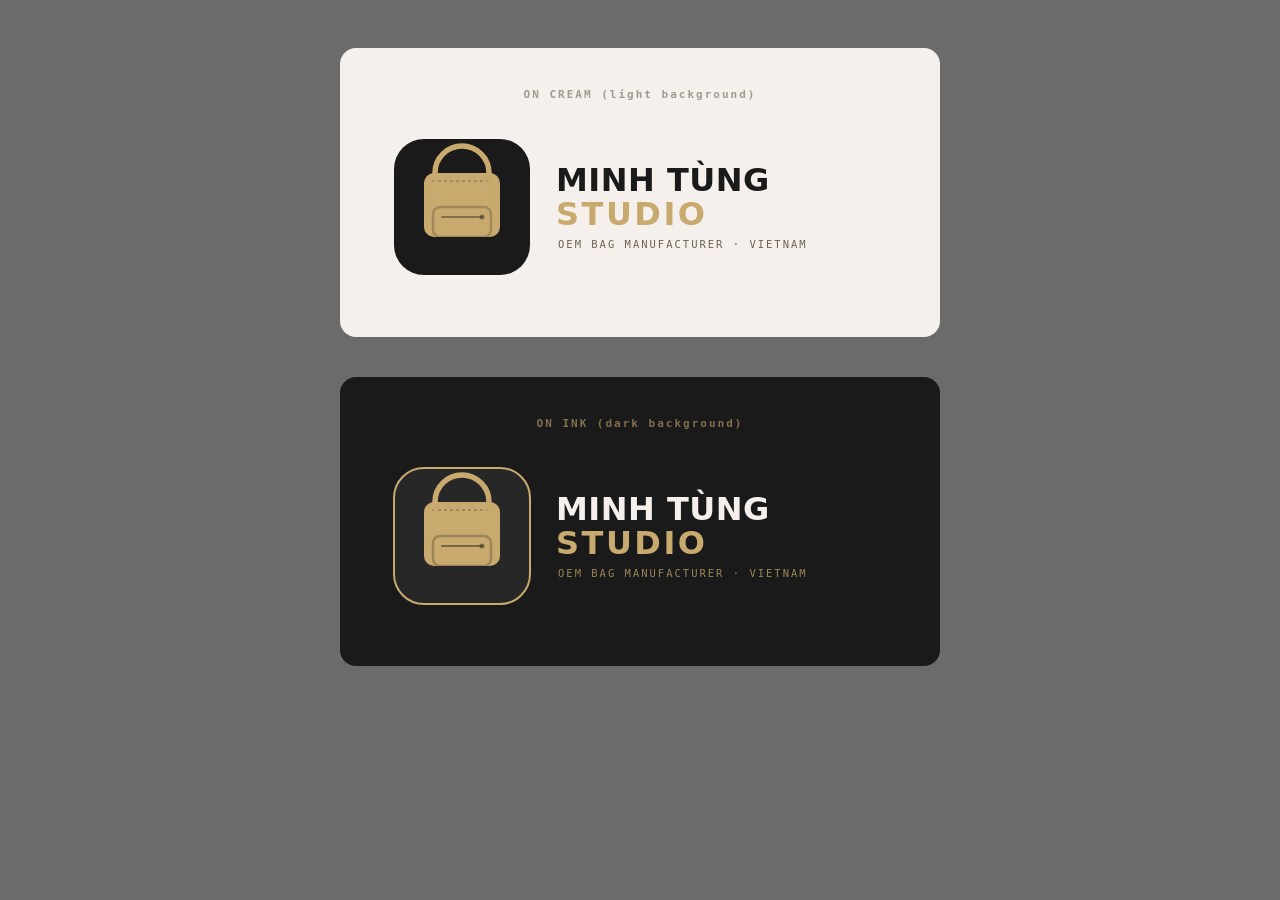
<file: logo-preview.html>
<!DOCTYPE html>
<html lang="en">
<head>
<meta charset="utf-8">
<style>
  body{margin:0;font-family:Inter,system-ui,sans-serif;display:flex;gap:40px;padding:48px;background:#6B6B6B;align-items:flex-start;flex-wrap:wrap;justify-content:center}
  .card{padding:40px;border-radius:16px;display:flex;flex-direction:column;align-items:center}
  .cream{background:#F5F0EB}
  .ink{background:#1A1A1A}
  .label{font:600 11px 'JetBrains Mono',monospace;letter-spacing:2px;margin:0 0 16px;opacity:.6}
  .cream .label{color:#6B6258}.ink .label{color:#C8A96E}
</style>
</head>
<body>
  <div class="card cream">
    <div class="label">ON CREAM (light background)</div>
    <svg width="520" height="180" viewBox="0 0 520 180" xmlns="http://www.w3.org/2000/svg" role="img" aria-label="Minh Tùng Studio">
      <rect x="14" y="22" width="136" height="136" rx="30" fill="#1A1A1A"/>
      <path d="M55 56 A27 27 0 0 1 109 56" fill="none" stroke="#C8A96E" stroke-width="5.5" stroke-linecap="round"/>
      <rect x="44" y="56" width="76" height="64" rx="10" fill="#C8A96E"/>
      <line x1="52" y1="64" x2="112" y2="64" stroke="#1A1A1A" stroke-width="1.5" stroke-dasharray="3 3" opacity="0.3"/>
      <rect x="53" y="90" width="58" height="30" rx="7" fill="none" stroke="#1A1A1A" stroke-width="2.5" opacity="0.22"/>
      <line x1="62" y1="100" x2="102" y2="100" stroke="#1A1A1A" stroke-width="2" stroke-linecap="round" opacity="0.4"/>
      <circle cx="102" cy="100" r="2.5" fill="#1A1A1A" opacity="0.4"/>
      <path d="M58 60 C46 75 44 90 48 108" fill="none" stroke="#C8A96E" stroke-width="3.5" stroke-linecap="round" opacity="0.65"/>
      <path d="M106 60 C118 75 120 90 116 108" fill="none" stroke="#C8A96E" stroke-width="3.5" stroke-linecap="round" opacity="0.65"/>
      <text x="176" y="74" font-family="Inter,system-ui,sans-serif" font-size="32" font-weight="800" letter-spacing="0.5" fill="#1A1A1A">MINH TÙNG</text>
      <text x="176" y="108" font-family="Inter,system-ui,sans-serif" font-size="32" font-weight="800" letter-spacing="2.5" fill="#C8A96E">STUDIO</text>
      <text x="178" y="131" font-family="'JetBrains Mono',monospace" font-size="10.5" letter-spacing="2" fill="#6B6258">OEM BAG MANUFACTURER · VIETNAM</text>
    </svg>
  </div>

  <div class="card ink">
    <div class="label">ON INK (dark background)</div>
    <svg width="520" height="180" viewBox="0 0 520 180" xmlns="http://www.w3.org/2000/svg" role="img" aria-label="Minh Tùng Studio">
      <rect x="14" y="22" width="136" height="136" rx="30" fill="#FFFFFF" opacity="0.06"/>
      <rect x="14" y="22" width="136" height="136" rx="30" fill="none" stroke="#C8A96E" stroke-width="2"/>
      <path d="M55 56 A27 27 0 0 1 109 56" fill="none" stroke="#C8A96E" stroke-width="5.5" stroke-linecap="round"/>
      <rect x="44" y="56" width="76" height="64" rx="10" fill="#C8A96E"/>
      <line x1="52" y1="64" x2="112" y2="64" stroke="#1A1A1A" stroke-width="1.5" stroke-dasharray="3 3" opacity="0.3"/>
      <rect x="53" y="90" width="58" height="30" rx="7" fill="none" stroke="#1A1A1A" stroke-width="2.5" opacity="0.25"/>
      <line x1="62" y1="100" x2="102" y2="100" stroke="#1A1A1A" stroke-width="2" stroke-linecap="round" opacity="0.45"/>
      <circle cx="102" cy="100" r="2.5" fill="#1A1A1A" opacity="0.45"/>
      <path d="M58 60 C46 75 44 90 48 108" fill="none" stroke="#C8A96E" stroke-width="3.5" stroke-linecap="round" opacity="0.8"/>
      <path d="M106 60 C118 75 120 90 116 108" fill="none" stroke="#C8A96E" stroke-width="3.5" stroke-linecap="round" opacity="0.8"/>
      <text x="176" y="74" font-family="Inter,system-ui,sans-serif" font-size="32" font-weight="800" letter-spacing="0.5" fill="#F5F0EB">MINH TÙNG</text>
      <text x="176" y="108" font-family="Inter,system-ui,sans-serif" font-size="32" font-weight="800" letter-spacing="2.5" fill="#C8A96E">STUDIO</text>
      <text x="178" y="131" font-family="'JetBrains Mono',monospace" font-size="10.5" letter-spacing="2" fill="#C8A96E" opacity="0.75">OEM BAG MANUFACTURER · VIETNAM</text>
    </svg>
  </div>
</body>
</html>
</file>
